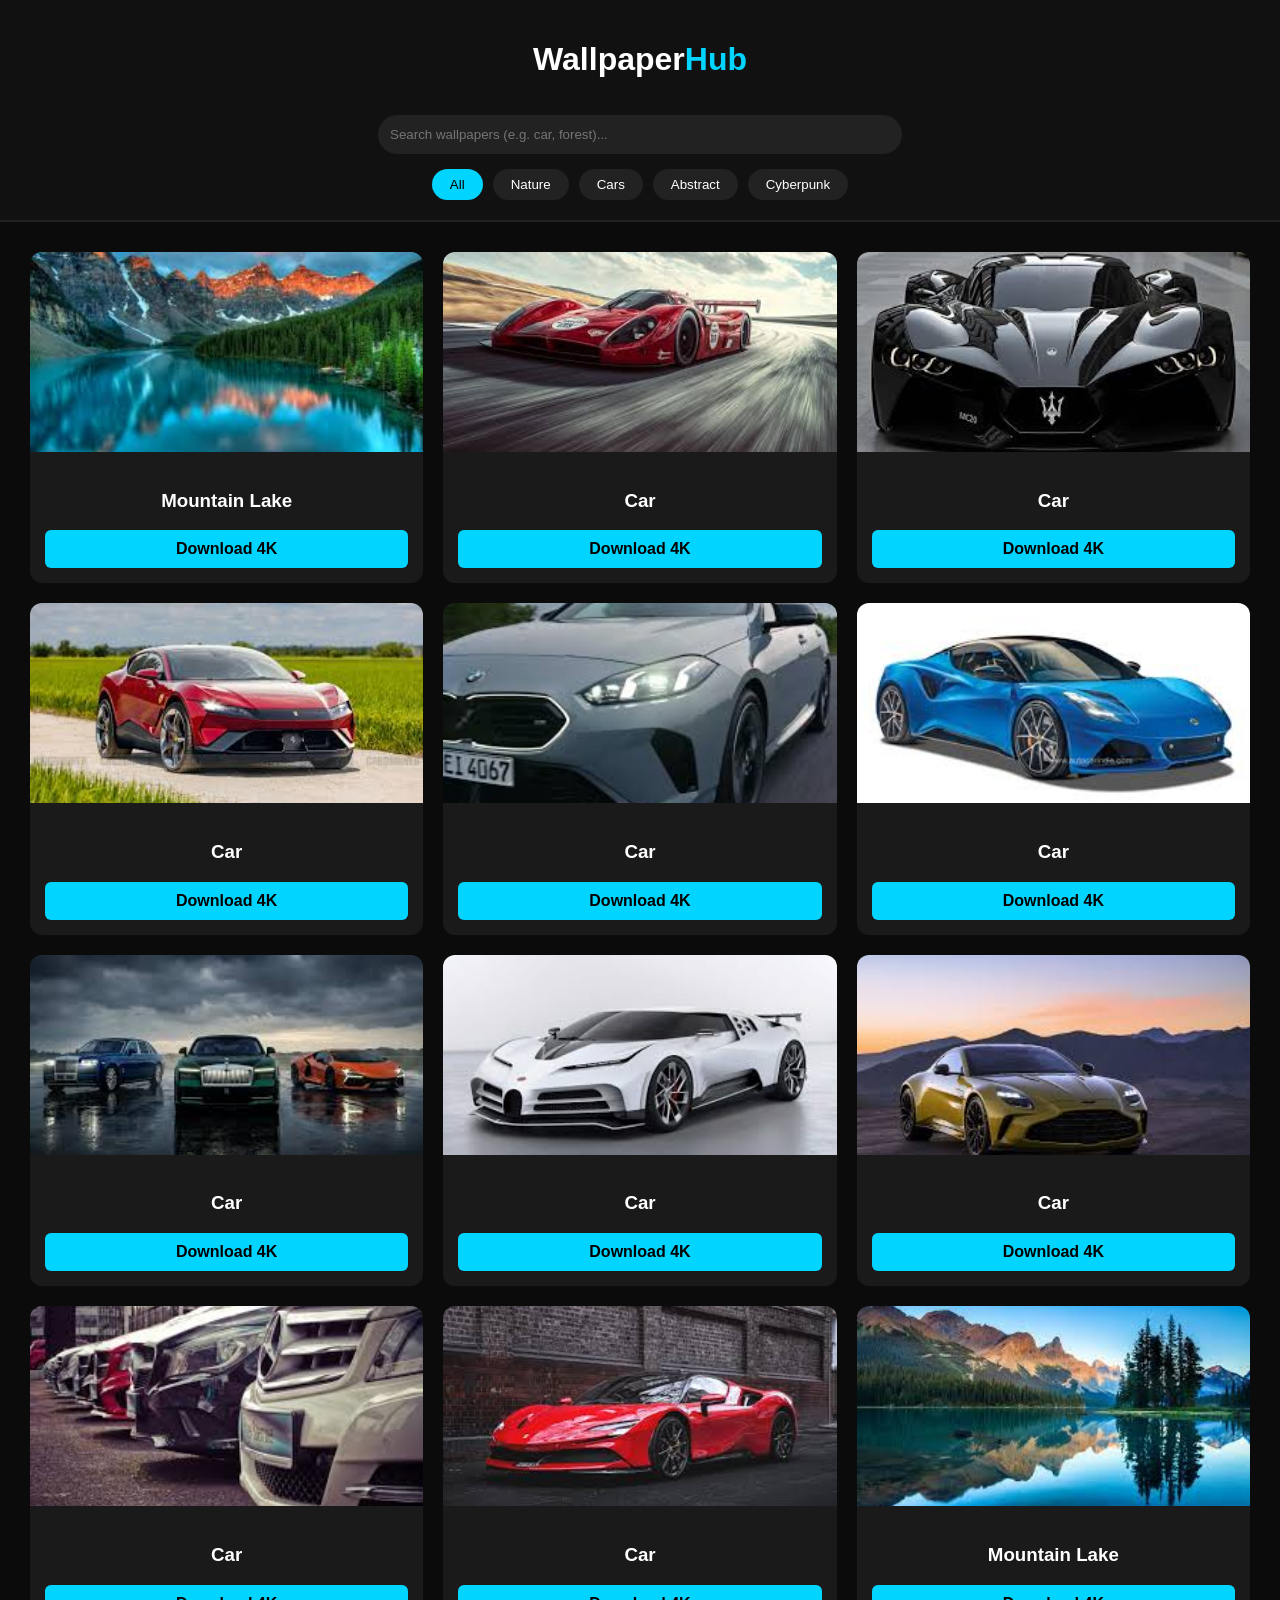
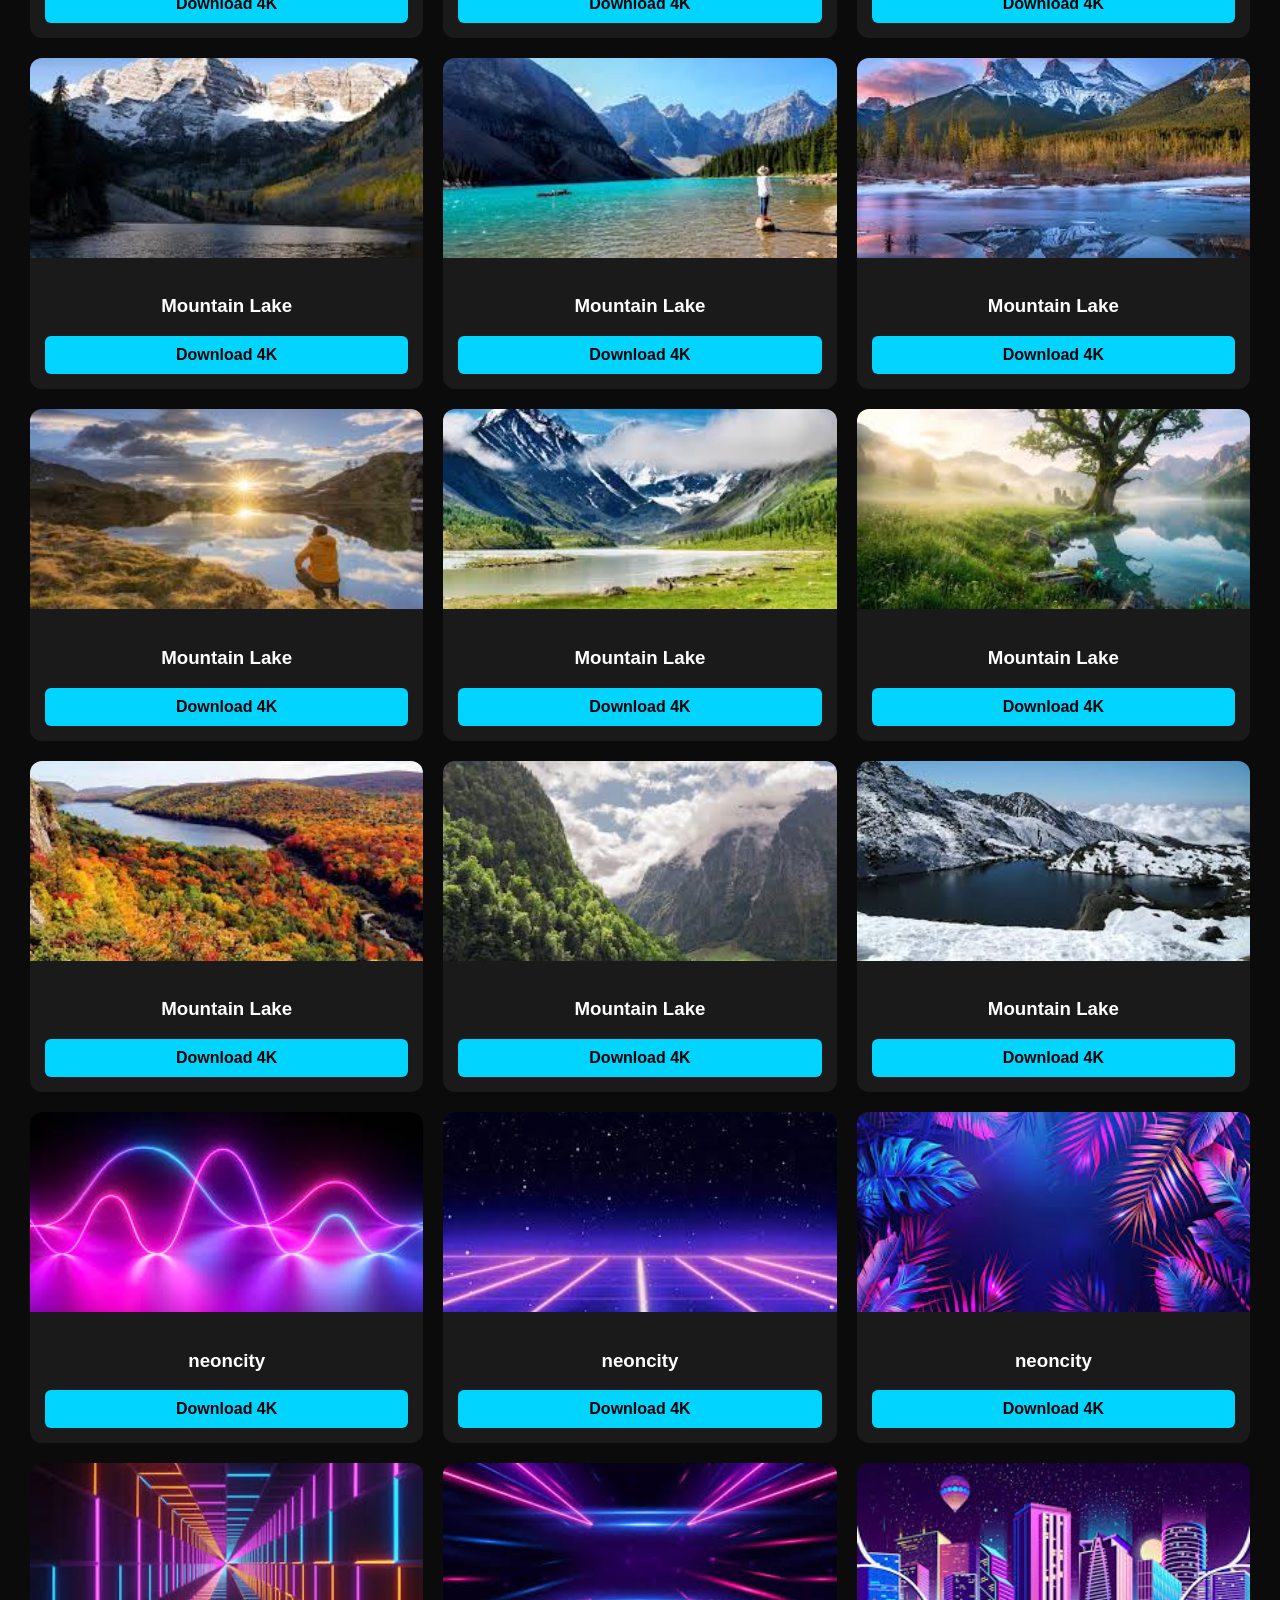
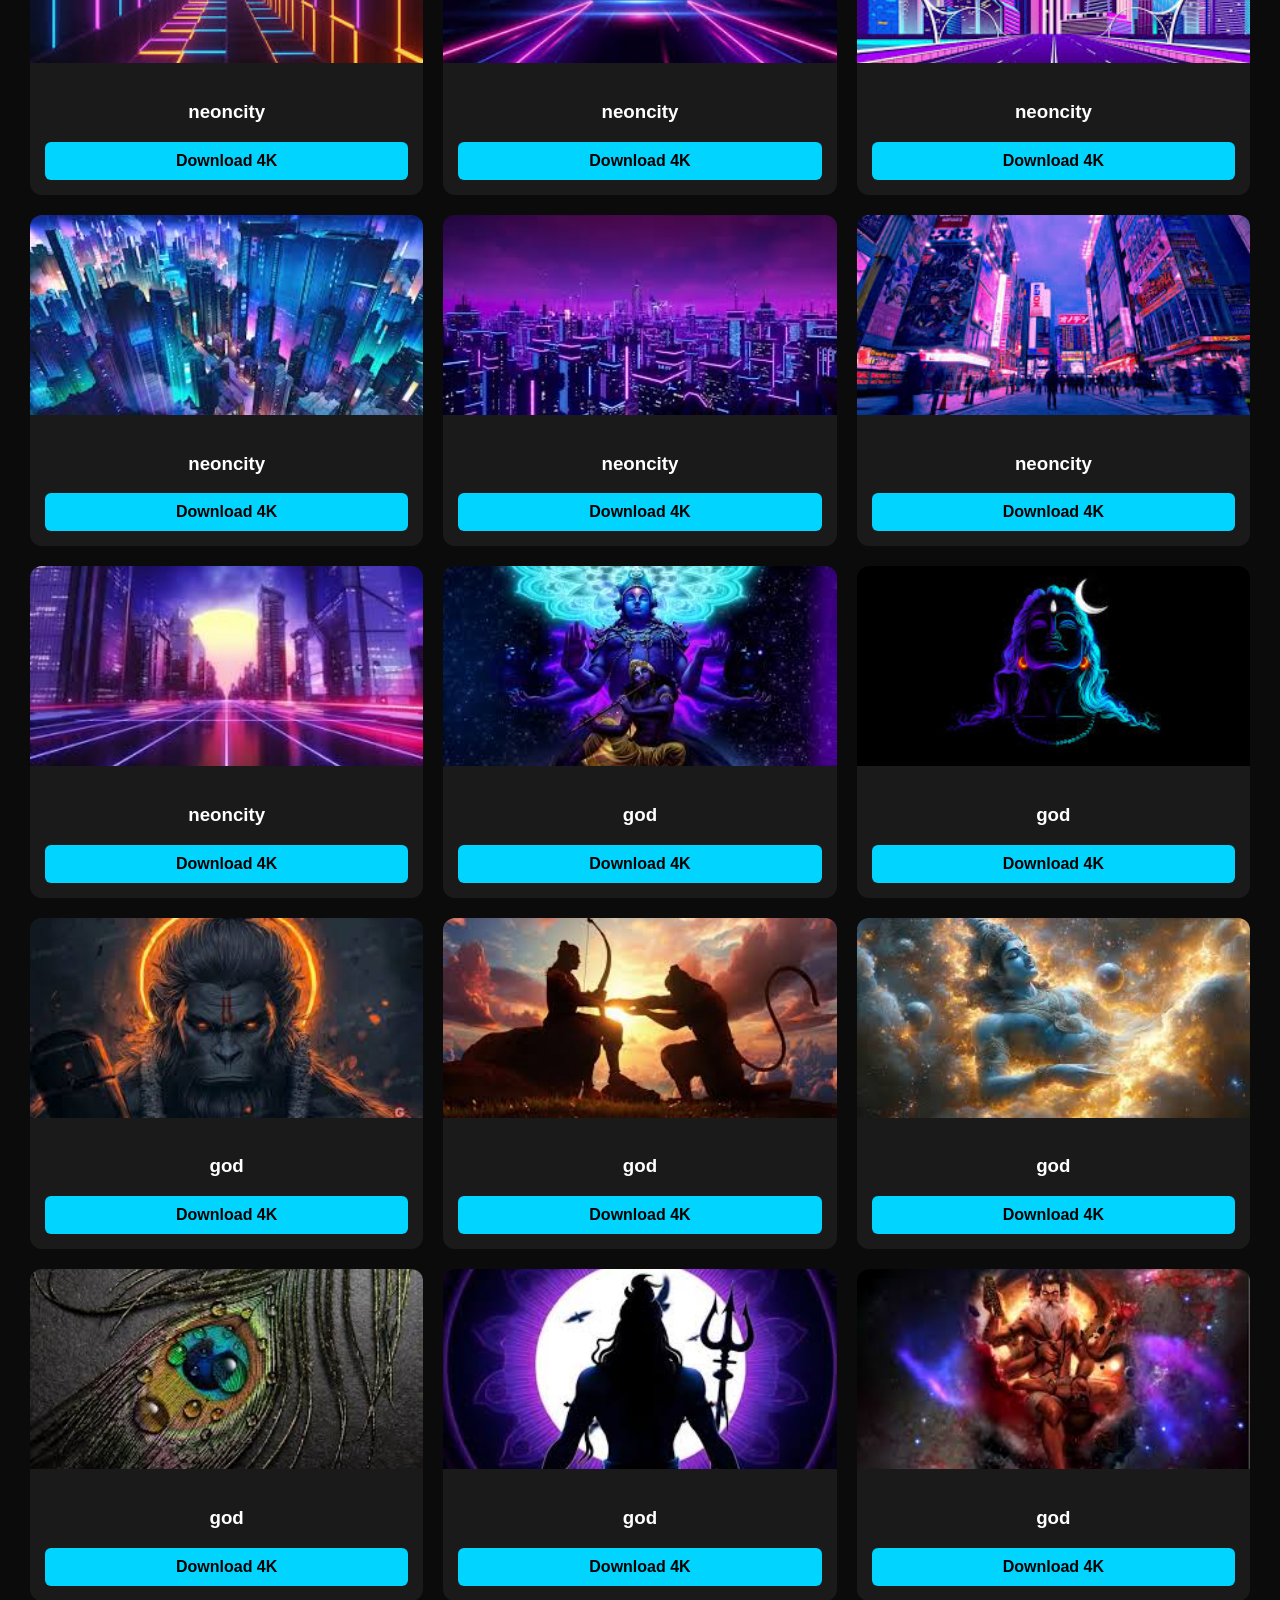
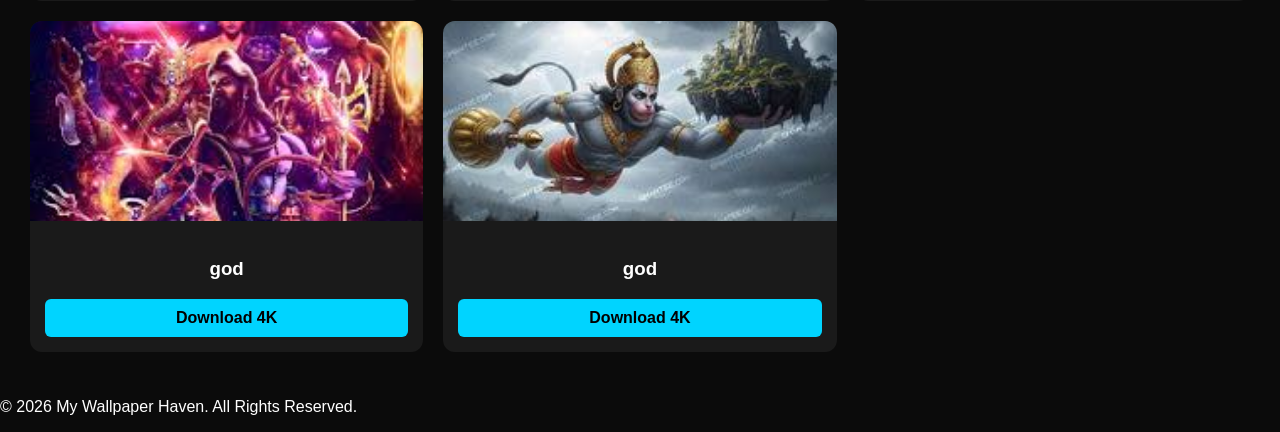
<file: index.html>
<!DOCTYPE html>
<html lang="en">
<head>
    <meta name="ppck-ver" content="f47312aa7bbbf613a3c1b8ffadeb078b" />
    <meta charset="UTF-8">
    <meta name="viewport" content="width=device-width, initial-scale=1.0">
    <title>My Wallpaper Haven</title>
    <link rel="stylesheet" href="style.css">
    
    </head>
<body>

<header>
    <div class="nav-container">
        <h1 class="logo">Wallpaper<span>Hub</span></h1>
        <div class="search-box">
            <input type="text" id="searchInput" placeholder="Search wallpapers (e.g. car, forest)..." onkeyup="searchWallpapers()">
        </div>
    </div>
    <div class="category-bar">
        <button onclick="filterCategory('all')" class="cat-btn active">All</button>
        <button onclick="filterCategory('nature')" class="cat-btn">Nature</button>
        <button onclick="filterCategory('cars')" class="cat-btn">Cars</button>
        <button onclick="filterCategory('abstract')" class="cat-btn">Abstract</button>
        <button onclick="filterCategory('cyberpunk')" class="cat-btn">Cyberpunk</button>
    </div>
</header>

<main id="gallery" class="grid-container">
    </main>

<footer>
    <p>&copy; 2026 My Wallpaper Haven. All Rights Reserved.</p>
</footer>

<script src="script.js"></script>
</body>
</html>
</file>
<file: style.css>
:root {
    --primary: #00d4ff;
    --bg: #0b0b0b;
    --card-bg: #1a1a1a;
    --text: #ffffff;
}

body {
    background-color: var(--bg);
    color: var(--text);
    font-family: 'Inter', sans-serif;
    margin: 0;
    padding: 0;
}

header {
    background: #111;
    padding: 20px;
    text-align: center;
    border-bottom: 2px solid #222;
    position: sticky;
    top: 0;
    z-index: 1000;
}

.logo span { color: var(--primary); }

.search-box input {
    width: 80%;
    max-width: 500px;
    padding: 12px;
    border-radius: 25px;
    border: none;
    background: #222;
    color: white;
    margin: 15px 0;
}

.category-bar { display: flex; justify-content: center; gap: 10px; flex-wrap: wrap; }

.cat-btn {
    background: #222;
    color: white;
    border: none;
    padding: 8px 18px;
    border-radius: 20px;
    cursor: pointer;
}

.cat-btn.active { background: var(--primary); color: black; }

.grid-container {
    display: grid;
    grid-template-columns: repeat(auto-fill, minmax(300px, 1fr));
    gap: 20px;
    padding: 30px;
}

.card {
    background: var(--card-bg);
    border-radius: 12px;
    overflow: hidden;
    transition: transform 0.3s;
}

.card:hover { transform: translateY(-5px); }

.card img {
    width: 100%;
    height: 200px;
    object-fit: cover;
}

.card-content { padding: 15px; text-align: center; }

.download-btn {
    display: block;
    background: var(--primary);
    color: black;
    text-decoration: none;
    padding: 10px;
    border-radius: 6px;
    font-weight: bold;
    margin-top: 10px;
}
</file>
